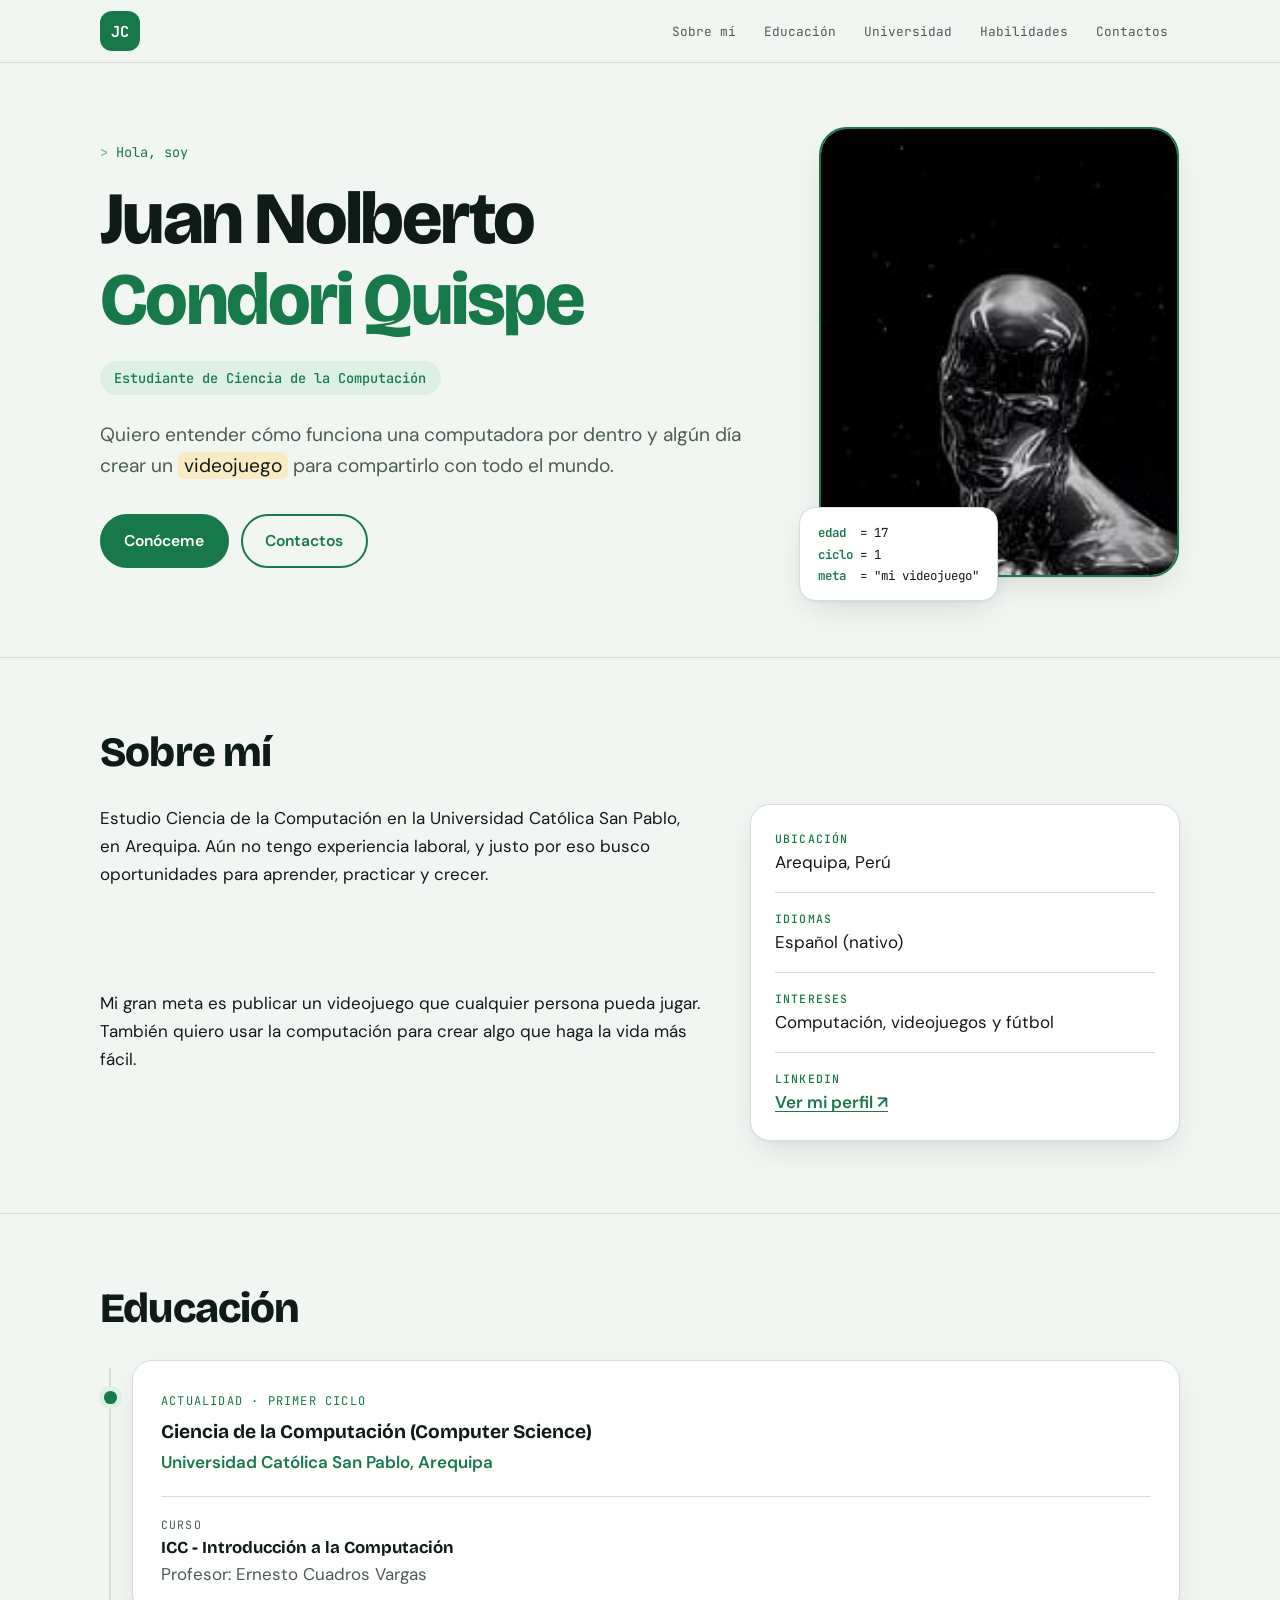
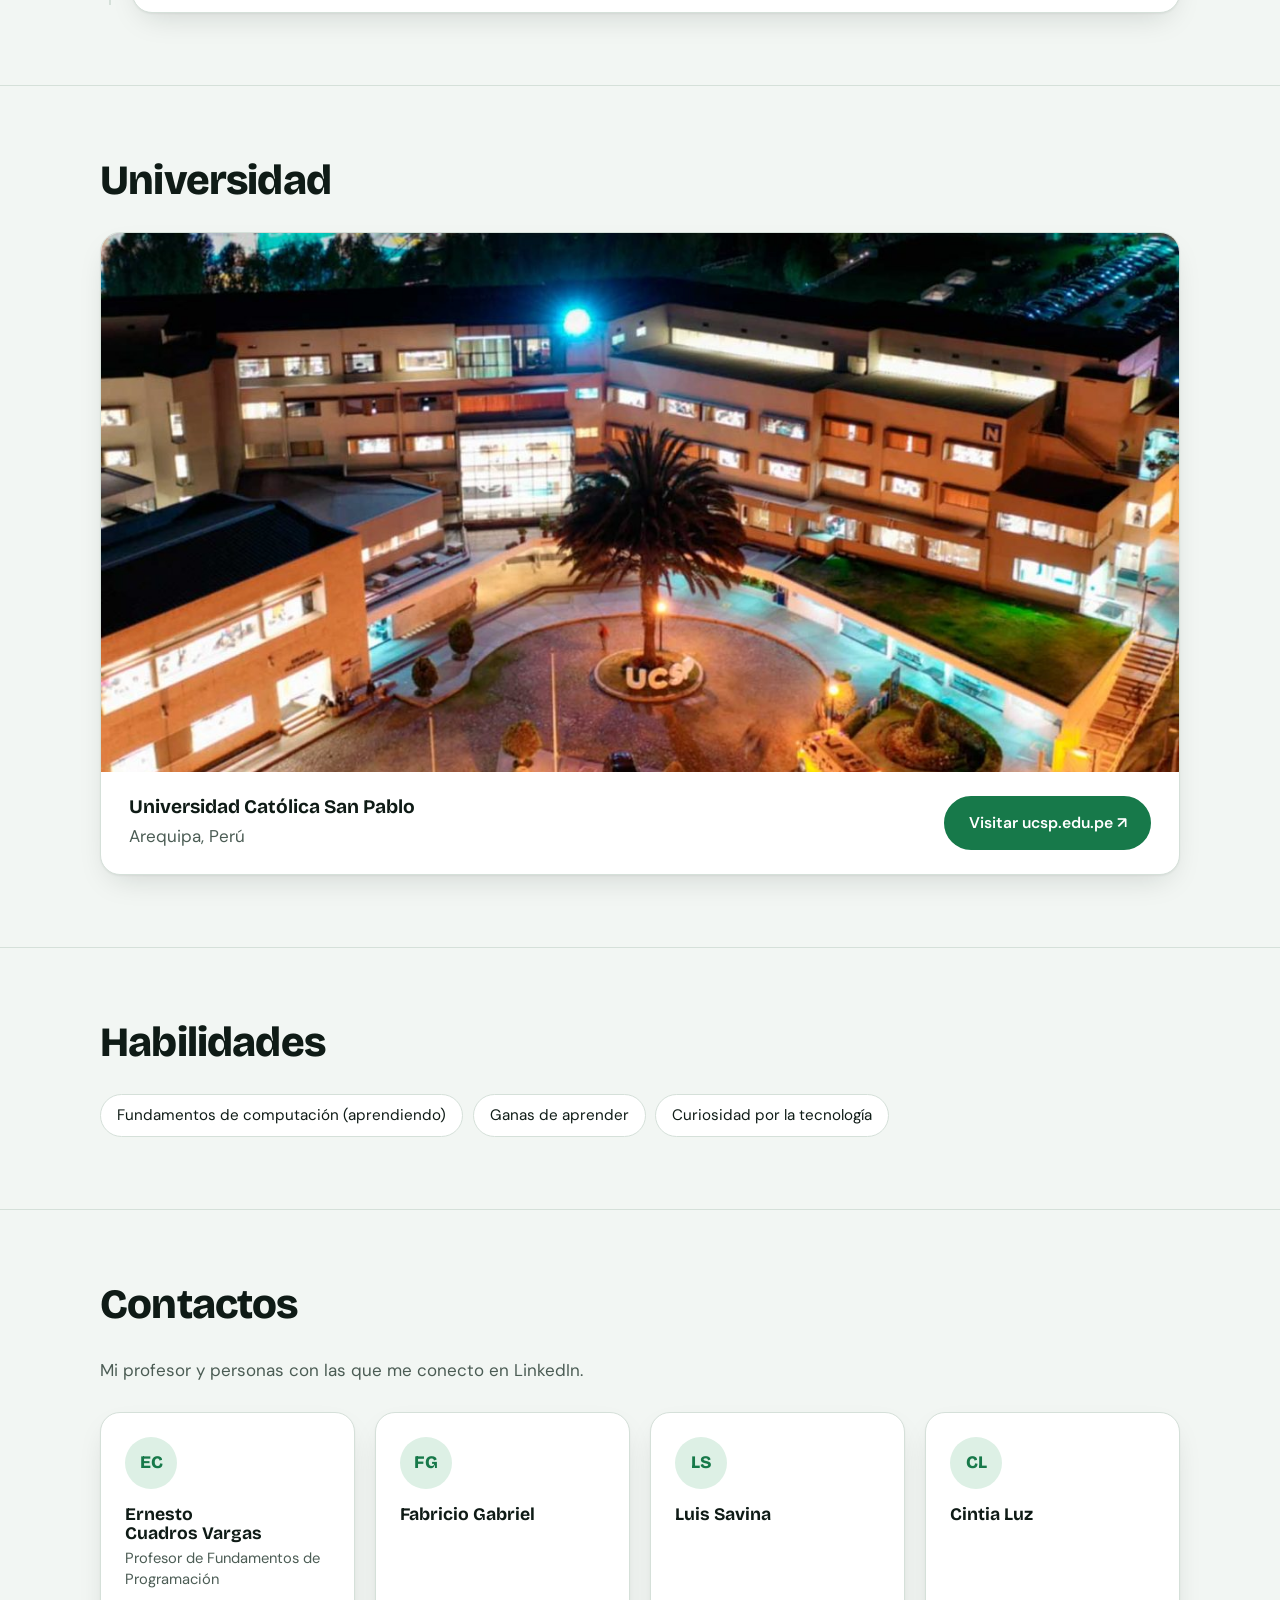
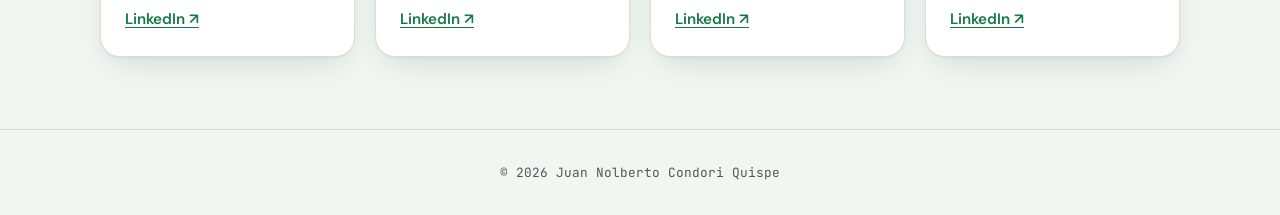
<file: index.html>
<!DOCTYPE html>
<html lang="es">
<head>
  <meta charset="UTF-8">
  <meta name="viewport" content="width=device-width, initial-scale=1.0">
  <title>Juan Nolberto Condori Quispe | CV</title>
  <meta name="description" content="Currículum personal de Juan Nolberto Condori Quispe">
  <link rel="preconnect" href="https://fonts.googleapis.com">
  <link rel="preconnect" href="https://fonts.gstatic.com" crossorigin>
  <link href="https://fonts.googleapis.com/css2?family=Bricolage+Grotesque:opsz,wght@12..96,700;12..96,800&family=DM+Sans:wght@400;500;600&family=JetBrains+Mono:wght@400;500;700&display=swap" rel="stylesheet">
  <link rel="stylesheet" href="style.css">
</head>
<body>

  <header class="nav">
    <div class="wrap nav-inner">
      <a href="#inicio" class="logo" aria-label="Ir al inicio">JC</a>
      <nav aria-label="Secciones">
        <a href="#sobre-mi">Sobre mí</a>
        <a href="#educacion">Educación</a>
        <a href="#universidad">Universidad</a>
        <a href="#habilidades">Habilidades</a>
        <a href="#contacto">Contactos</a>
      </nav>
    </div>
  </header>

  <main>

    <section id="inicio" class="hero">
      <div class="wrap hero-grid">
        <div class="hero-text">
          <p class="eyebrow">Hola, soy</p>
          <h1>Juan Nolberto <span>Condori Quispe</span></h1>
          <p class="role">Estudiante de Ciencia de la Computación</p>
          <p class="lead">Quiero entender cómo funciona una computadora por dentro y algún día crear un <mark>videojuego</mark> para compartirlo con todo el mundo.</p>
          <div class="hero-actions">
            <a class="btn primary" href="#sobre-mi">Conóceme</a>
            <a class="btn ghost" href="#contacto">Contactos</a>
          </div>
        </div>
        <div class="hero-visual">
          <div class="hero-photo">
            <img src="IMG_0445.jpeg" alt="Foto de Juan Nolberto Condori Quispe" onerror="this.style.display='none'; this.parentNode.classList.add('no-photo');">
            <span class="initials">JC</span>
          </div>
          <pre class="hero-code" aria-hidden="true"><b>edad</b>  = 17
<b>ciclo</b> = 1
<b>meta</b>  = "mi videojuego"</pre>
        </div>
      </div>
    </section>

    <section id="sobre-mi">
      <div class="wrap">
        <h2>Sobre mí</h2>
        <div class="about">
          <p>Estudio Ciencia de la Computación en la Universidad Católica San Pablo, en Arequipa. Aún no tengo experiencia laboral, y justo por eso busco oportunidades para aprender, practicar y crecer.</p>
          <p>Mi gran meta es publicar un videojuego que cualquier persona pueda jugar. También quiero usar la computación para crear algo que haga la vida más fácil.</p>
          <ul class="facts">
            <li><strong>Ubicación</strong> Arequipa, Perú</li>
            <li><strong>Idiomas</strong> Español (nativo)</li>
            <li><strong>Intereses</strong> Computación, videojuegos y fútbol</li>
            <li><strong>LinkedIn</strong> <a href="https://www.linkedin.com/in/juan-n-a8458644b" target="_blank" rel="noopener noreferrer">Ver mi perfil ↗</a></li>
          </ul>
        </div>
      </div>
    </section>

    <section id="educacion">
      <div class="wrap">
        <h2>Educación</h2>
        <div class="timeline">
          <article class="item">
            <span class="date">Actualidad · Primer ciclo</span>
            <h3>Ciencia de la Computación (Computer Science)</h3>
            <p class="place">Universidad Católica San Pablo, Arequipa</p>
            <div class="course">
              <span class="course-label">Curso</span>
              <h3>ICC - Introducción a la Computación</h3>
              <p>Profesor: Ernesto Cuadros Vargas</p>
            </div>
          </article>
        </div>
      </div>
    </section>

    <section id="universidad">
      <div class="wrap">
        <h2>Universidad</h2>
        <div class="uni">
          <img class="uni-photo" src="IMG_0446.jpeg" alt="Vista aérea de noche del campus de la Universidad Católica San Pablo, con una palmera y el letrero UCSP en el patio central" loading="lazy">
          <div class="uni-body">
            <div>
              <h3>Universidad Católica San Pablo</h3>
              <p>Arequipa, Perú</p>
            </div>
            <a class="btn primary" href="https://ucsp.edu.pe/" target="_blank" rel="noopener noreferrer">Visitar ucsp.edu.pe ↗</a>
          </div>
        </div>
      </div>
    </section>

    <section id="habilidades">
      <div class="wrap">
        <h2>Habilidades</h2>
        <ul class="chips">
          <li>Fundamentos de computación (aprendiendo)</li>
          <li>Ganas de aprender</li>
          <li>Curiosidad por la tecnología</li>
        </ul>
      </div>
    </section>

    <section id="contacto">
      <div class="wrap">
        <h2>Contactos</h2>
        <p class="section-intro">Mi profesor y personas con las que me conecto en LinkedIn.</p>
        <div class="contacts">
          <article class="contact">
            <span class="avatar" aria-hidden="true">EC</span>
            <div class="contact-info">
              <h3>Ernesto Cuadros Vargas</h3>
              <p>Profesor de Fundamentos de Programación</p>
            </div>
            <a href="https://www.linkedin.com/in/ecuadrosv" target="_blank" rel="noopener noreferrer">LinkedIn ↗</a>
          </article>
          <article class="contact">
            <span class="avatar" aria-hidden="true">FG</span>
            <div class="contact-info">
              <h3>Fabricio Gabriel</h3>
            </div>
            <a href="https://www.linkedin.com/in/fabricio-gabriel-chura-garcia-6aab05331" target="_blank" rel="noopener noreferrer">LinkedIn ↗</a>
          </article>
          <article class="contact">
            <span class="avatar" aria-hidden="true">LS</span>
            <div class="contact-info">
              <h3>Luis Savina</h3>
            </div>
            <a href="https://www.linkedin.com/in/luis-angel-savina-encinas-785555434" target="_blank" rel="noopener noreferrer">LinkedIn ↗</a>
          </article>
          <article class="contact">
            <span class="avatar" aria-hidden="true">CL</span>
            <div class="contact-info">
              <h3>Cintia Luz</h3>
            </div>
            <a href="https://www.linkedin.com/in/cinthia-luz-mamani-chata-833624437" target="_blank" rel="noopener noreferrer">LinkedIn ↗</a>
          </article>
        </div>
      </div>
    </section>

  </main>

  <footer>
    <p>© <span id="year"></span> Juan Nolberto Condori Quispe</p>
  </footer>

  <script>
    document.getElementById('year').textContent = new Date().getFullYear();

    // Resalta en el menú la sección que se está viendo
    (function () {
      var links = document.querySelectorAll('.nav nav a');
      var sections = [];
      links.forEach(function (a) {
        var s = document.querySelector(a.getAttribute('href'));
        if (s) sections.push({ link: a, el: s });
      });
      function update() {
        var y = window.scrollY + 120, current = null;
        sections.forEach(function (s) { if (s.el.offsetTop <= y) current = s; });
        links.forEach(function (a) { a.classList.remove('active'); });
        if (current) current.link.classList.add('active');
      }
      window.addEventListener('scroll', update, { passive: true });
      update();
    })();
  </script>
</body>
</html>
</file>
<file: style.css>
/* ==========================================================
   CV de Juan Nolberto Condori Quispe
   Idea: una página clara, con verde de cancha de fútbol como
   acento y detalles de código (tipografía mono) para la parte
   de computación. Funciona en modo claro y oscuro.
   ========================================================== */

:root {
  --bg: #f2f6f3;
  --surface: #ffffff;
  --fg: #0f1b16;
  --muted: #4b5c54;
  --line: #d5e0d9;
  --accent: #17794a;
  --accent-ink: #ffffff;
  --accent-soft: #ddf0e5;
  --gold-soft: #fbebc2;
  --nav-bg: rgba(242, 246, 243, 0.86);
  --shadow: 0 1px 2px rgba(15, 27, 22, 0.05), 0 12px 32px -12px rgba(15, 27, 22, 0.18);

  --font-display: "Bricolage Grotesque", "Segoe UI", system-ui, sans-serif;
  --font-body: "DM Sans", "Segoe UI", system-ui, sans-serif;
  --font-mono: "JetBrains Mono", ui-monospace, "SFMono-Regular", Menlo, Consolas, monospace;

  --radius: 20px;
  --maxw: 1080px;
}

@media (prefers-color-scheme: dark) {
  :root:not([data-theme="light"]) {
    --bg: #0c1511;
    --surface: #14201a;
    --fg: #e7f0eb;
    --muted: #9db0a6;
    --line: #24352c;
    --accent: #4ccb8a;
    --accent-ink: #06140d;
    --accent-soft: #163526;
    --gold-soft: #3a2e0e;
    --nav-bg: rgba(12, 21, 17, 0.86);
    --shadow: 0 1px 2px rgba(0, 0, 0, 0.3), 0 12px 32px -12px rgba(0, 0, 0, 0.6);
    color-scheme: dark;
  }
}

:root[data-theme="dark"] {
  --bg: #0c1511;
  --surface: #14201a;
  --fg: #e7f0eb;
  --muted: #9db0a6;
  --line: #24352c;
  --accent: #4ccb8a;
  --accent-ink: #06140d;
  --accent-soft: #163526;
  --gold-soft: #3a2e0e;
  --nav-bg: rgba(12, 21, 17, 0.86);
  --shadow: 0 1px 2px rgba(0, 0, 0, 0.3), 0 12px 32px -12px rgba(0, 0, 0, 0.6);
  color-scheme: dark;
}

/* ---------- Base ---------- */
*,
*::before,
*::after { box-sizing: border-box; }

html {
  scroll-behavior: smooth;
  scroll-padding-top: 5rem;
}

body {
  margin: 0;
  background: var(--bg);
  color: var(--fg);
  font-family: var(--font-body);
  font-size: 1.0625rem;
  line-height: 1.65;
  -webkit-font-smoothing: antialiased;
}

/* Franja bajo la barra del teléfono, del mismo color que el menú */
body::before {
  content: "";
  position: fixed;
  inset: 0 0 auto;
  height: env(safe-area-inset-top, 0px);
  z-index: 10;
  background: var(--nav-bg);
}

img { max-width: 100%; display: block; }

a { color: inherit; }

h1, h2, h3 {
  font-family: var(--font-display);
  line-height: 1.1;
  margin: 0;
  text-wrap: balance;
}

p { margin: 0; }

:focus-visible {
  outline: 3px solid var(--accent);
  outline-offset: 3px;
  border-radius: 6px;
}

.wrap {
  width: 100%;
  max-width: calc(var(--maxw) + 32px);
  margin-inline: auto;
  padding-left: max(16px, env(safe-area-inset-left, 0px));
  padding-right: max(16px, env(safe-area-inset-right, 0px));
}

/* ---------- Menú ---------- */
.nav {
  position: sticky;
  top: env(safe-area-inset-top, 0px);
  z-index: 20;
  background: var(--nav-bg);
  -webkit-backdrop-filter: blur(12px);
  backdrop-filter: blur(12px);
  border-bottom: 1px solid var(--line);
}

.nav-inner {
  display: flex;
  align-items: center;
  gap: 1rem;
  padding-block: 0.7rem;
}

.logo {
  flex: none;
  display: grid;
  place-items: center;
  width: 2.5rem;
  height: 2.5rem;
  border-radius: 12px;
  background: var(--accent);
  color: var(--accent-ink);
  font-family: var(--font-mono);
  font-weight: 700;
  font-size: 0.95rem;
  text-decoration: none;
  letter-spacing: -0.02em;
}

.nav nav {
  display: flex;
  gap: 0.25rem;
  margin-left: auto;
  min-width: 0;
  overflow-x: auto;
  scrollbar-width: none;
}
.nav nav::-webkit-scrollbar { display: none; }

.nav nav a {
  flex: none;
  padding: 0.4rem 0.75rem;
  border-radius: 999px;
  font-family: var(--font-mono);
  font-size: 0.8rem;
  text-decoration: none;
  color: var(--muted);
  transition: background 0.2s, color 0.2s;
}

.nav nav a:hover { color: var(--fg); background: var(--accent-soft); }
.nav nav a.active { color: var(--accent); background: var(--accent-soft); }

/* ---------- Secciones ---------- */
section {
  padding-block: 4.5rem;
}

section + section { border-top: 1px solid var(--line); }

h2 {
  font-size: clamp(1.9rem, 4vw, 2.6rem);
  font-weight: 800;
  letter-spacing: -0.02em;
  margin-bottom: 1.75rem;
}

h3 { font-size: 1.2rem; font-weight: 700; }

.section-intro {
  color: var(--muted);
  max-width: 60ch;
  margin-bottom: 1.75rem;
}

/* ---------- Portada ---------- */
.hero {
  padding-block: 4rem 5rem;
  display: block;
}

.hero-grid {
  display: grid;
  grid-template-columns: minmax(0, 1.3fr) minmax(0, 0.7fr);
  gap: 3rem;
  align-items: center;
}

.eyebrow {
  display: inline-block;
  font-family: var(--font-mono);
  font-size: 0.85rem;
  color: var(--accent);
  margin-bottom: 1rem;
}
.eyebrow::before { content: "> "; opacity: 0.6; }

.hero h1 {
  font-size: clamp(2.5rem, 7vw, 4.6rem);
  font-weight: 800;
  letter-spacing: -0.035em;
}
.hero h1 span { color: var(--accent); }

.role {
  display: inline-block;
  margin-top: 1.25rem;
  padding: 0.35rem 0.9rem;
  border-radius: 999px;
  background: var(--accent-soft);
  color: var(--accent);
  font-family: var(--font-mono);
  font-size: 0.85rem;
  font-weight: 500;
}

.lead {
  margin-top: 1.5rem;
  max-width: 54ch;
  font-size: 1.2rem;
  color: var(--muted);
}
.lead mark {
  background: var(--gold-soft);
  color: var(--fg);
  padding: 0.05em 0.3em;
  border-radius: 6px;
}

.hero-actions {
  display: flex;
  flex-wrap: wrap;
  gap: 0.75rem;
  margin-top: 2rem;
}

.btn {
  display: inline-block;
  padding: 0.75rem 1.4rem;
  border-radius: 999px;
  font-weight: 600;
  font-size: 0.98rem;
  text-decoration: none;
  border: 2px solid var(--accent);
  transition: transform 0.2s, background 0.2s;
}
.btn:hover { transform: translateY(-2px); }
.btn.primary { background: var(--accent); color: var(--accent-ink); }
.btn.ghost { color: var(--accent); }
.btn.ghost:hover { background: var(--accent-soft); }

/* Foto sobre un campo de fútbol dibujado con líneas */
.hero-visual { position: relative; justify-self: center; width: 100%; max-width: 360px; }

.hero-photo {
  position: relative;
  aspect-ratio: 4 / 5;
  max-width: 100%;
  border-radius: 28px;
  overflow: hidden;
  background:
    radial-gradient(circle at 50% 50%, transparent 0 17%, var(--accent) 17% calc(17% + 2px), transparent calc(17% + 2px)),
    linear-gradient(var(--accent) 0 0) center / 100% 2px no-repeat,
    repeating-linear-gradient(0deg, var(--accent-soft) 0 44px, color-mix(in srgb, var(--accent-soft) 70%, var(--bg)) 44px 88px);
  border: 2px solid var(--accent);
  box-shadow: var(--shadow);
}

.hero-photo img {
  position: absolute;
  inset: 0;
  width: 100%;
  height: 100%;
  object-fit: cover;
  z-index: 1;
}

.initials {
  position: absolute;
  inset: 0;
  display: grid;
  place-items: center;
  font-family: var(--font-display);
  font-weight: 800;
  font-size: 5.5rem;
  letter-spacing: -0.04em;
  color: var(--accent);
}

.hero-code {
  position: absolute;
  left: -1.25rem;
  bottom: -1.5rem;
  z-index: 2;
  margin: 0;
  padding: 0.9rem 1.1rem;
  border-radius: 16px;
  background: var(--surface);
  color: var(--fg);
  border: 1px solid var(--line);
  font-family: var(--font-mono);
  font-size: 0.78rem;
  line-height: 1.7;
  box-shadow: var(--shadow);
}
.hero-code b { color: var(--accent); font-weight: 600; }

/* ---------- Sobre mí ---------- */
.about {
  display: grid;
  grid-template-columns: minmax(0, 1.4fr) minmax(0, 1fr);
  gap: 1rem 3rem;
  align-items: start;
}
.about p { max-width: 62ch; }
.about p + p { margin-top: 1rem; }
.about p { grid-column: 1; }

.facts {
  grid-column: 2;
  grid-row: 1 / span 2;
  list-style: none;
  margin: 0;
  padding: 0.5rem 1.5rem;
  background: var(--surface);
  border: 1px solid var(--line);
  border-radius: var(--radius);
  box-shadow: var(--shadow);
}
.facts li { padding: 1rem 0; }
.facts li + li { border-top: 1px solid var(--line); }
.facts strong {
  display: block;
  font-family: var(--font-mono);
  font-size: 0.72rem;
  font-weight: 500;
  color: var(--accent);
  text-transform: uppercase;
  letter-spacing: 0.1em;
}

.facts a {
  color: var(--accent);
  font-weight: 600;
  text-underline-offset: 3px;
}

/* ---------- Educación ---------- */
.timeline {
  position: relative;
  padding-left: 2rem;
}
.timeline::before {
  content: "";
  position: absolute;
  left: 0.55rem;
  top: 0.5rem;
  bottom: 0.5rem;
  width: 2px;
  background: var(--line);
}

.item {
  position: relative;
  padding: 1.5rem 1.75rem;
  background: var(--surface);
  border: 1px solid var(--line);
  border-radius: var(--radius);
  box-shadow: var(--shadow);
}
.item::before {
  content: "";
  position: absolute;
  left: calc(-2rem + 0.2rem);
  top: 1.9rem;
  width: 0.8rem;
  height: 0.8rem;
  border-radius: 50%;
  background: var(--accent);
  box-shadow: 0 0 0 5px var(--accent-soft);
}

.date {
  display: inline-block;
  margin-bottom: 0.6rem;
  font-family: var(--font-mono);
  font-size: 0.75rem;
  color: var(--accent);
  text-transform: uppercase;
  letter-spacing: 0.1em;
}
.place { color: var(--accent); font-weight: 600; margin-top: 0.35rem; }
.course p { color: var(--muted); }

/* Curso dentro de la tarjeta de educación */
.course {
  margin-top: 1.25rem;
  padding-top: 1.1rem;
  border-top: 1px solid var(--line);
}
.course-label {
  display: block;
  font-family: var(--font-mono);
  font-size: 0.72rem;
  color: var(--muted);
  text-transform: uppercase;
  letter-spacing: 0.1em;
}
.course h3 { font-size: 1.05rem; margin-top: 0.3rem; }
.course p { margin-top: 0.2rem; }

/* ---------- Universidad ---------- */
.uni {
  overflow: hidden;
  background: var(--surface);
  border: 1px solid var(--line);
  border-radius: var(--radius);
  box-shadow: var(--shadow);
}
.uni-photo {
  width: 100%;
  aspect-ratio: 16 / 8;
  object-fit: cover;
  object-position: center 60%;
}
.uni-body {
  display: flex;
  flex-wrap: wrap;
  align-items: center;
  justify-content: space-between;
  gap: 1.25rem 2rem;
  padding: 1.5rem 1.75rem;
}
.uni-body > div { min-width: 0; }
.uni p { margin-top: 0.3rem; color: var(--muted); }

/* ---------- Habilidades ---------- */
.chips {
  list-style: none;
  display: flex;
  flex-wrap: wrap;
  gap: 0.6rem;
  margin: 0;
  padding: 0;
}
.chips li {
  padding: 0.5rem 1rem;
  background: var(--surface);
  border: 1px solid var(--line);
  border-radius: 999px;
  font-size: 0.95rem;
}

/* ---------- Contactos ---------- */
.contacts {
  display: grid;
  grid-template-columns: repeat(auto-fill, minmax(min(100%, 240px), 1fr));
  gap: 1.25rem;
}

.contact {
  display: flex;
  flex-direction: column;
  align-items: flex-start;
  gap: 1rem;
  padding: 1.5rem;
  background: var(--surface);
  border: 1px solid var(--line);
  border-radius: var(--radius);
  box-shadow: var(--shadow);
  transition: transform 0.25s;
}
.contact:hover { transform: translateY(-4px); }

.avatar {
  display: grid;
  place-items: center;
  width: 3.25rem;
  height: 3.25rem;
  border-radius: 50%;
  background: var(--accent-soft);
  color: var(--accent);
  font-family: var(--font-display);
  font-weight: 800;
  font-size: 1.1rem;
}

.contact-info { min-width: 0; }
.contact-info h3 { font-size: 1.1rem; }
.contact-info p {
  margin-top: 0.3rem;
  color: var(--muted);
  font-size: 0.92rem;
  line-height: 1.45;
}

.contact > a {
  margin-top: auto;
  color: var(--accent);
  font-weight: 600;
  font-size: 0.95rem;
  text-underline-offset: 3px;
}

/* ---------- Pie ---------- */
footer {
  border-top: 1px solid var(--line);
  padding-block: 2rem;
  text-align: center;
  color: var(--muted);
  font-family: var(--font-mono);
  font-size: 0.8rem;
}

/* ---------- Pantallas pequeñas ---------- */
@media (max-width: 780px) {
  section { padding-block: 3.25rem; }
  .hero { padding-block: 2.5rem 3.5rem; }
  .hero-grid { grid-template-columns: minmax(0, 1fr); gap: 3rem; }
  .hero-visual { max-width: 300px; margin-bottom: 1.5rem; }
  .hero-code { left: 0.5rem; }
  .about { grid-template-columns: minmax(0, 1fr); }
  .about p, .facts { grid-column: 1; grid-row: auto; }
  .facts { margin-top: 1.5rem; }
  .nav-inner { gap: 0.5rem; }
}

@media (prefers-reduced-motion: reduce) {
  html { scroll-behavior: auto; }
  *, *::before, *::after { transition: none !important; }
}
</file>
